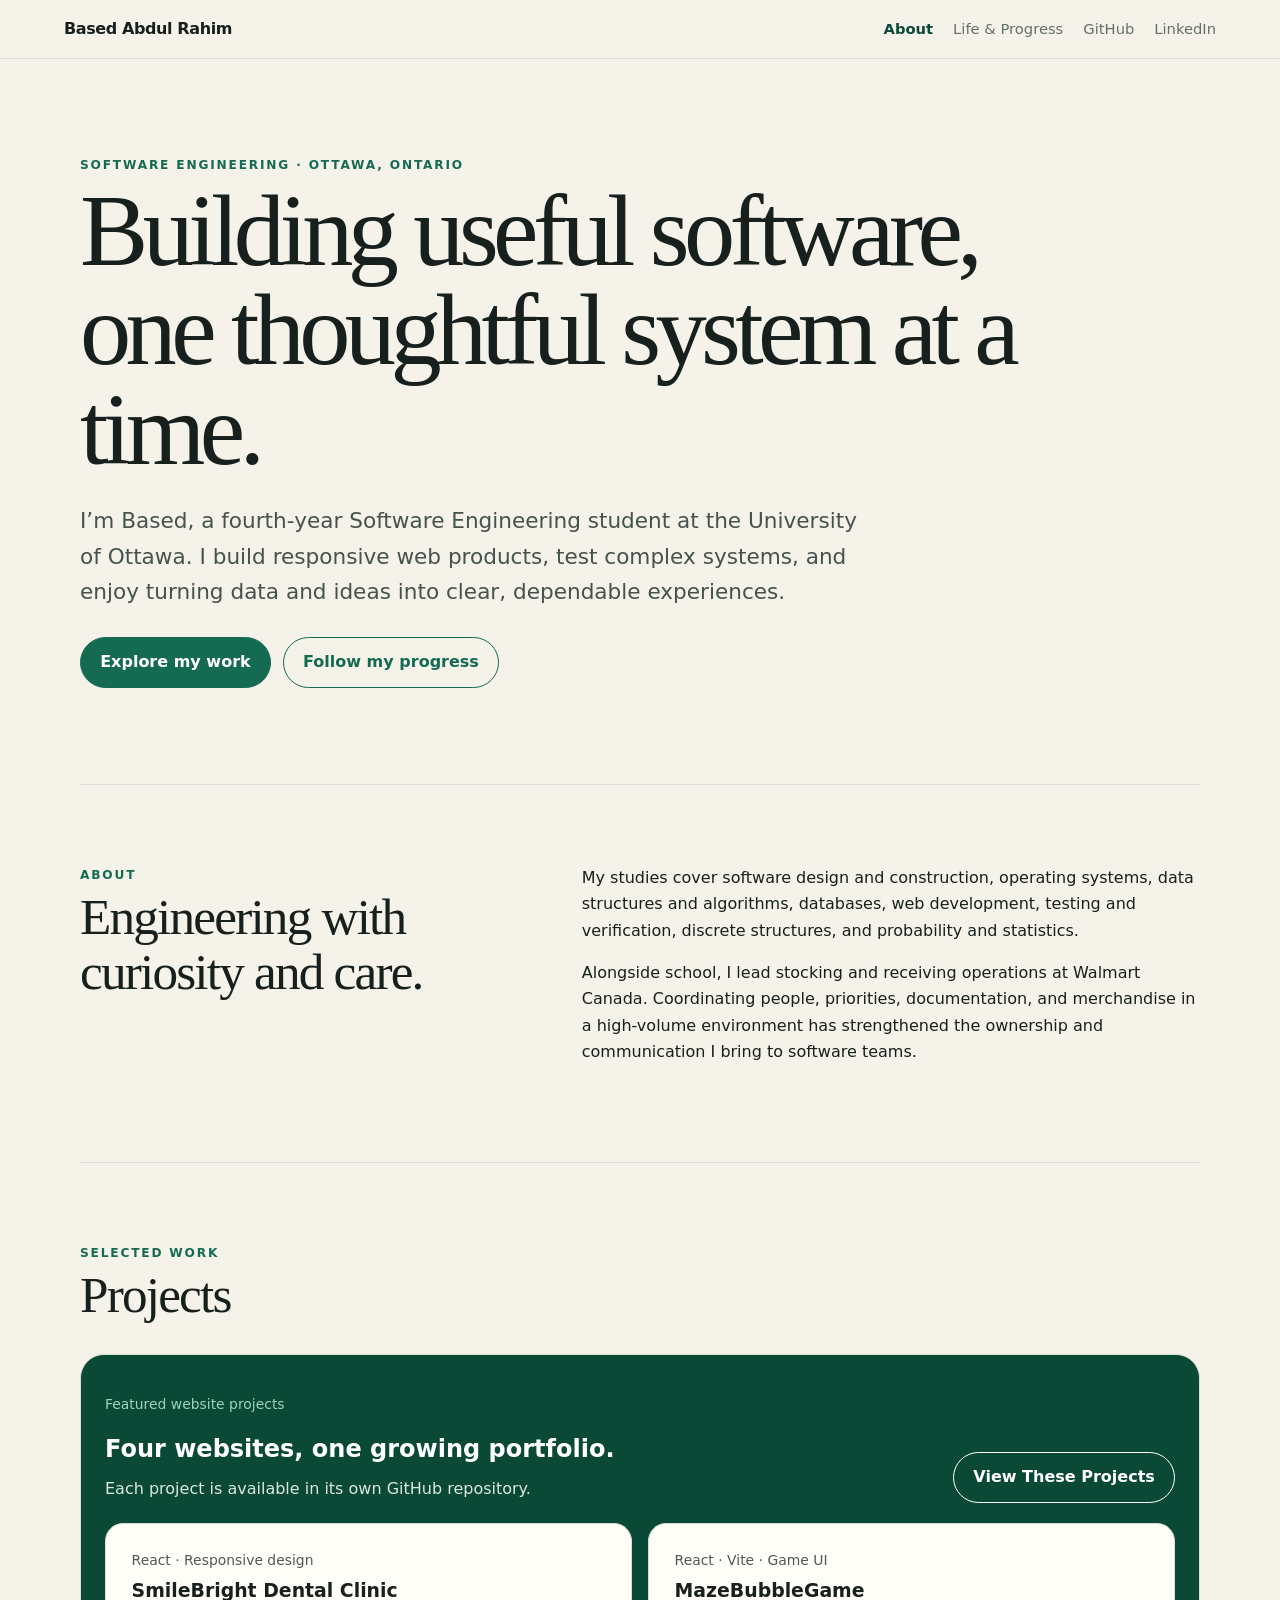
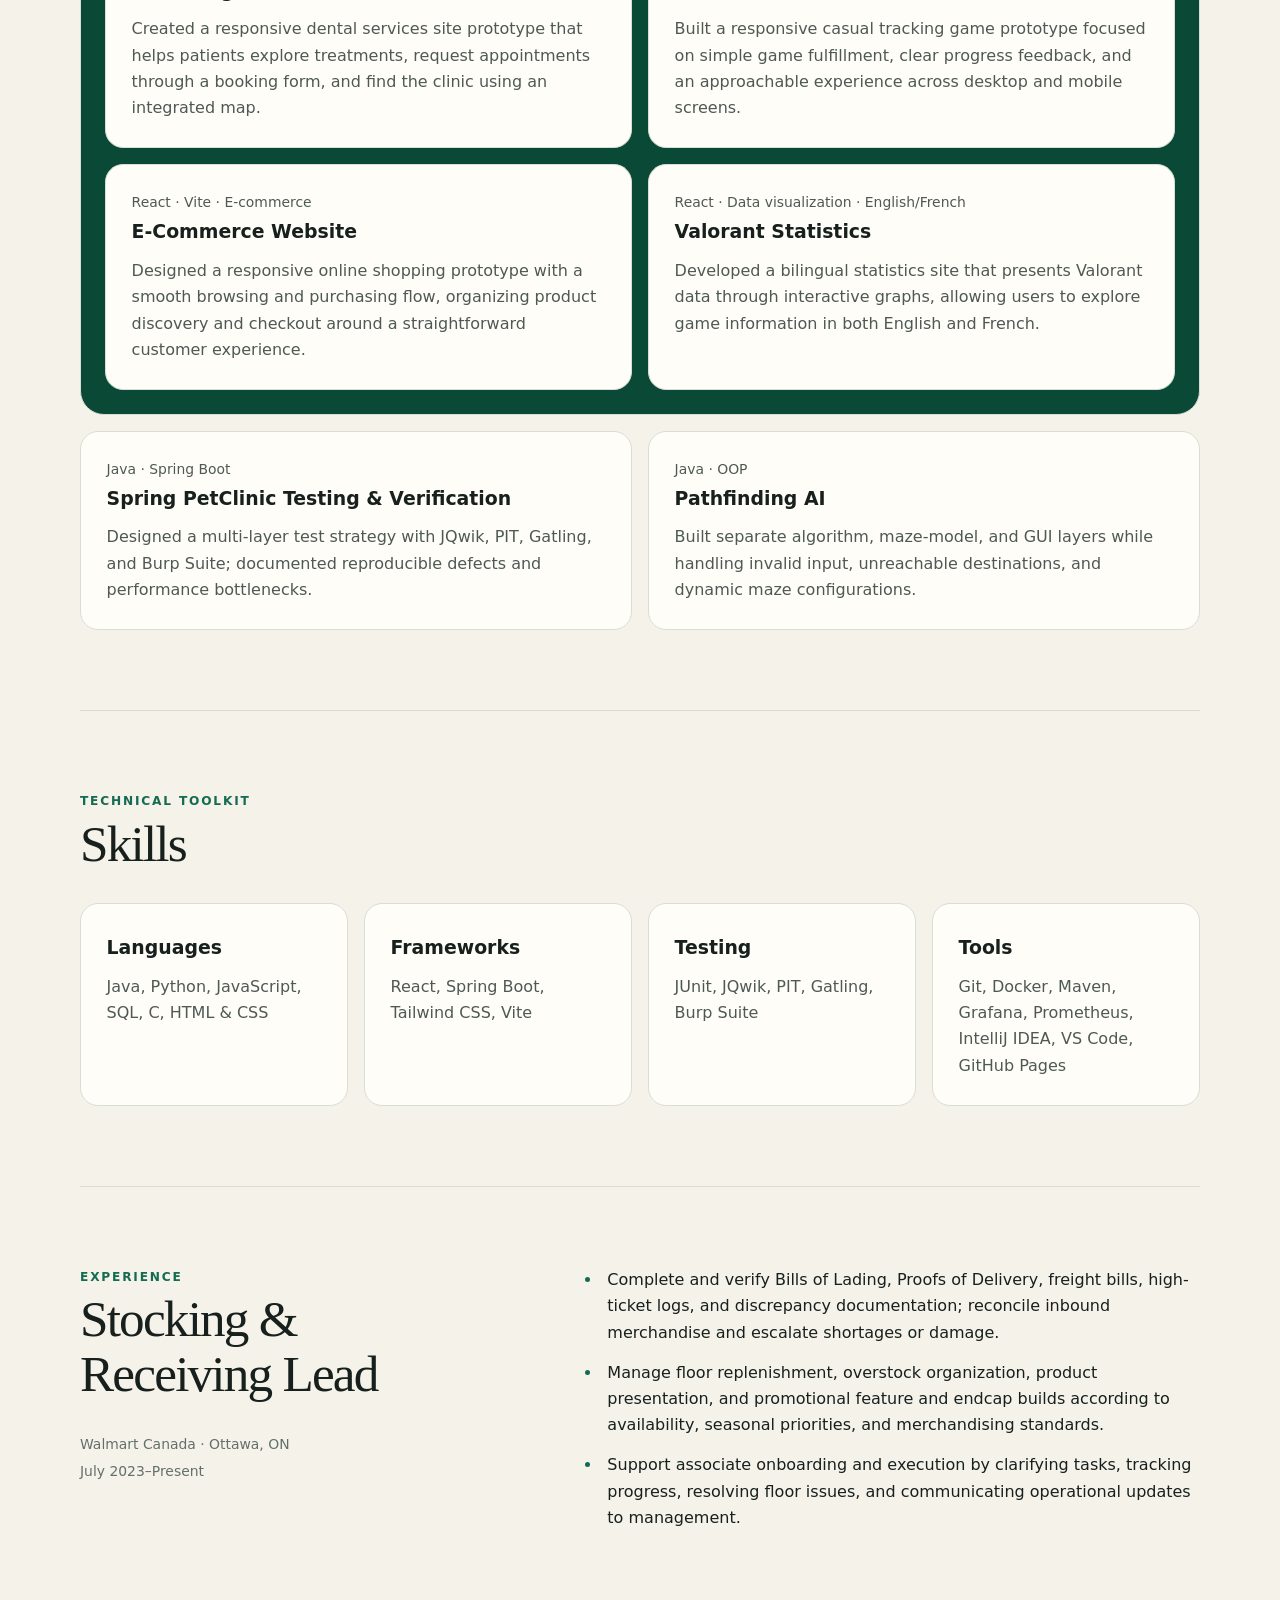
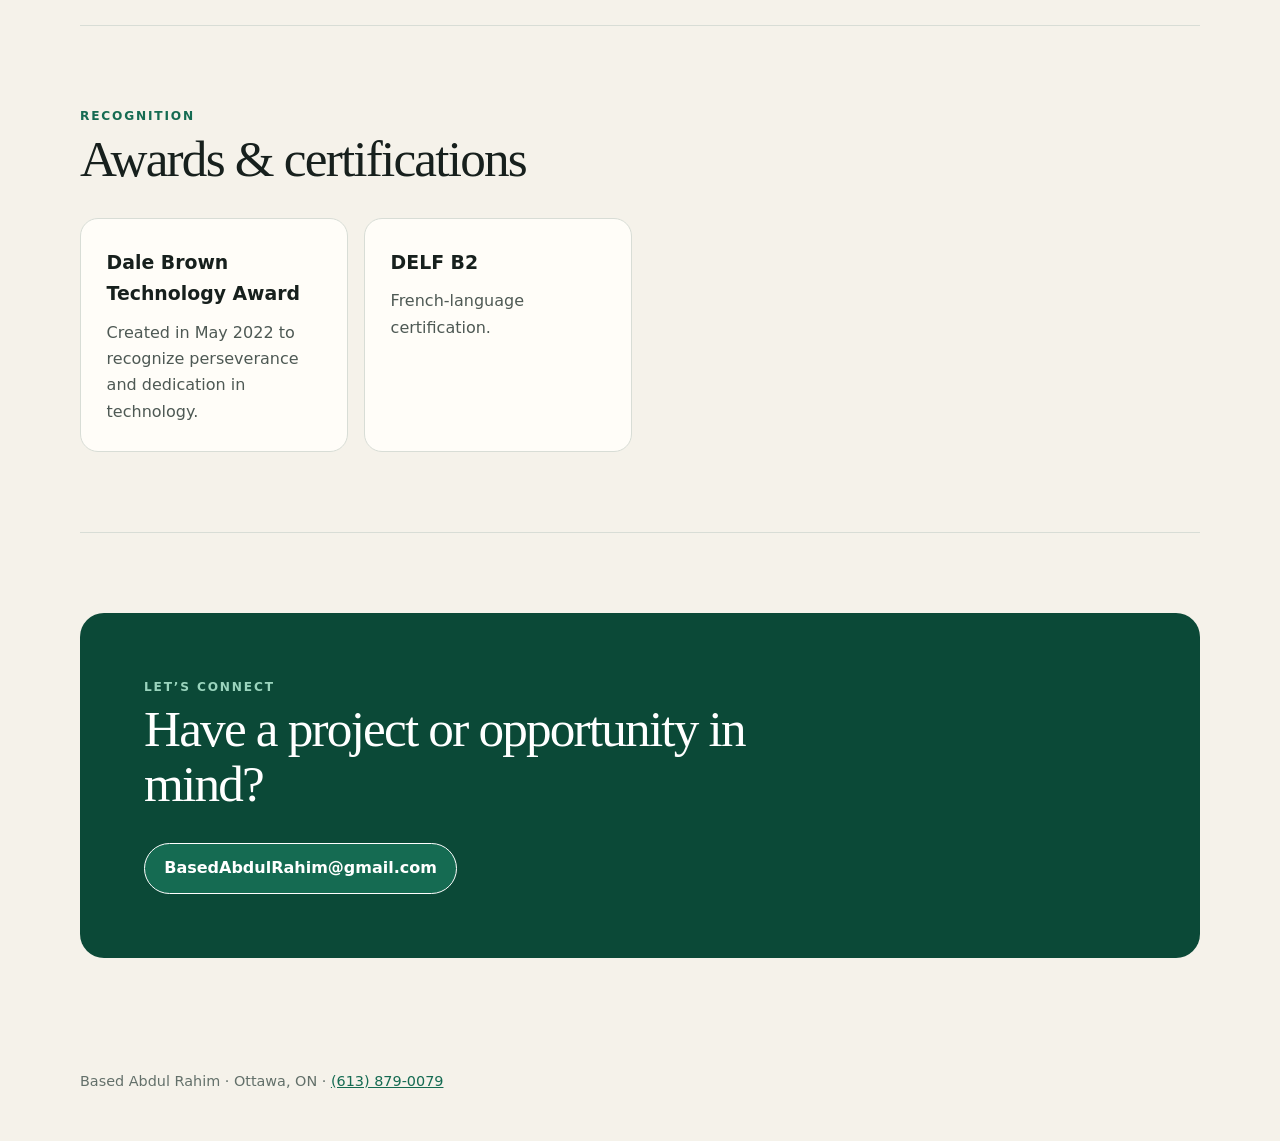
<file: index.html>
<!doctype html>
<html lang="en">
<head>
  <meta charset="utf-8">
  <meta http-equiv="refresh" content="0; url=AboutMe.html">
  <meta name="viewport" content="width=device-width, initial-scale=1">
  <title>Based Abdul Rahim | Software Engineer</title>
</head>
<body>
  <p>Opening <a href="AboutMe.html">Based Abdul Rahim's portfolio</a>...</p>
</body>
</html>
</file>
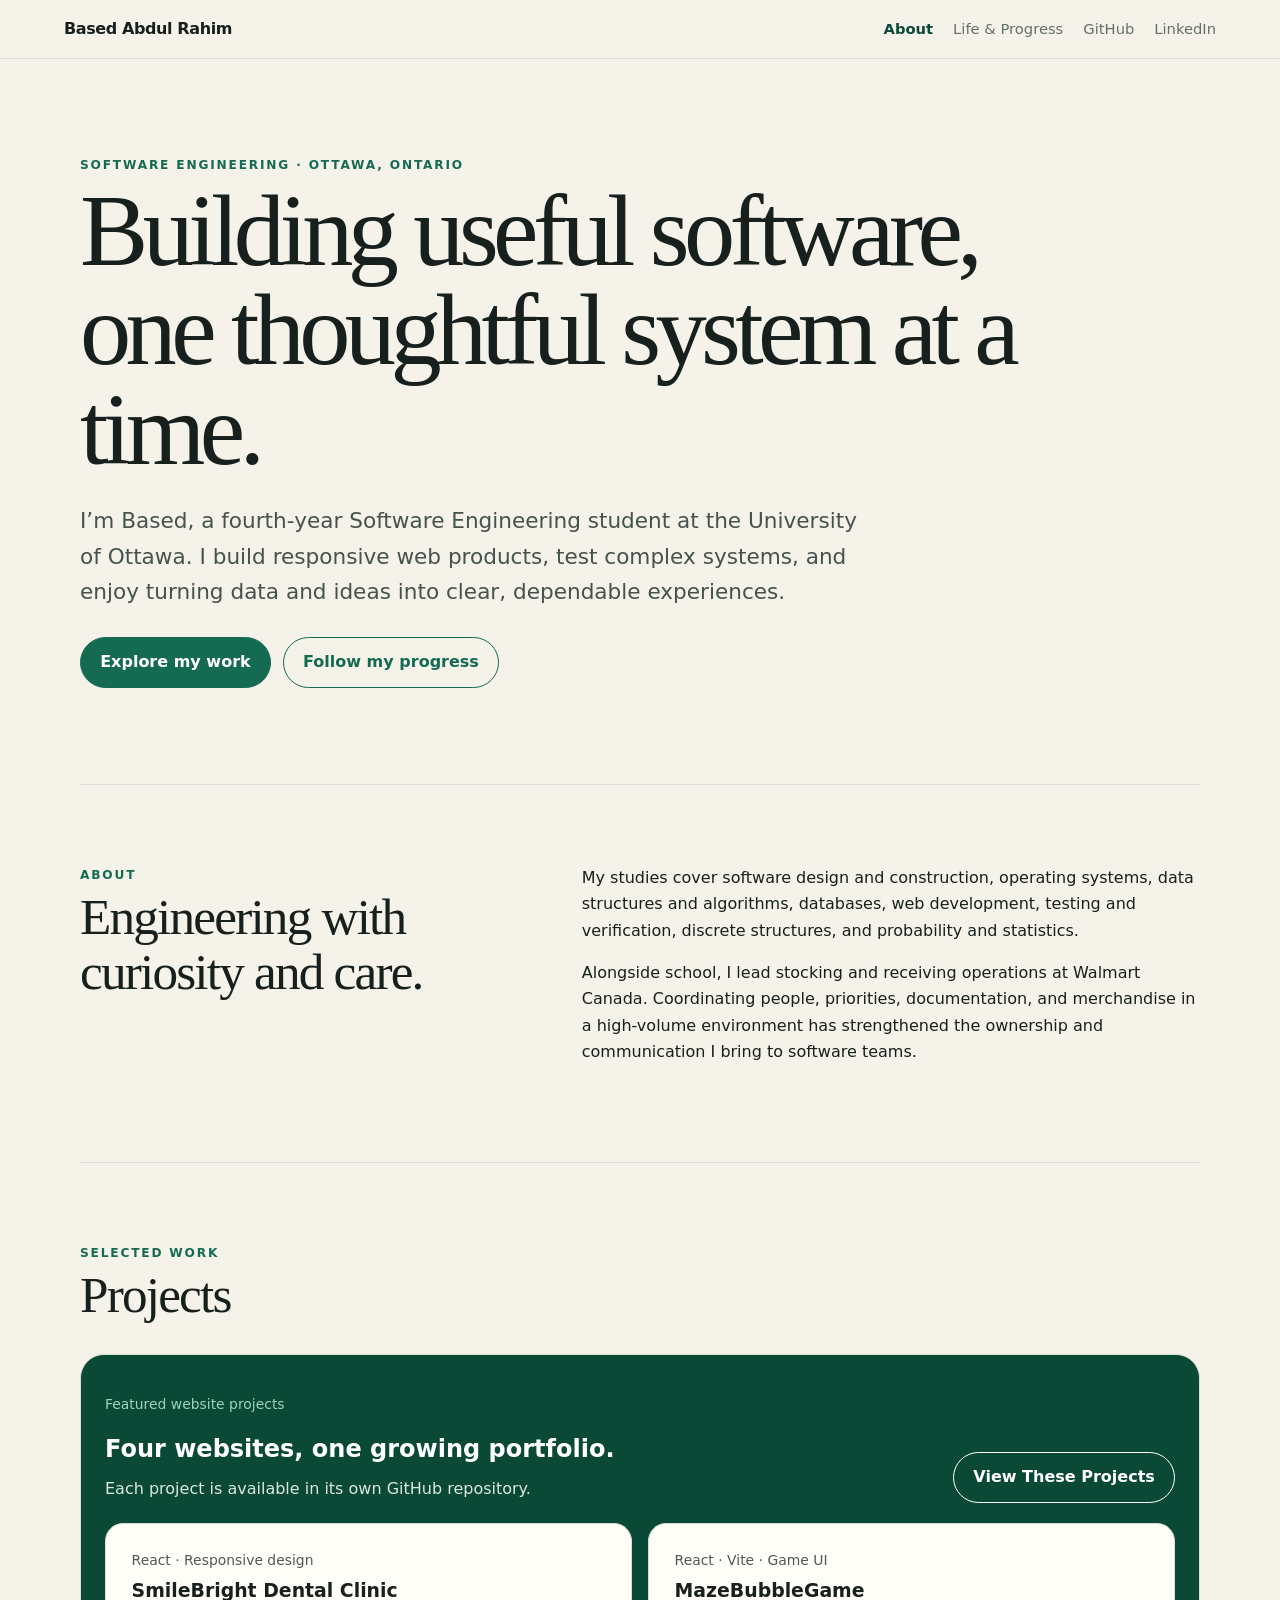
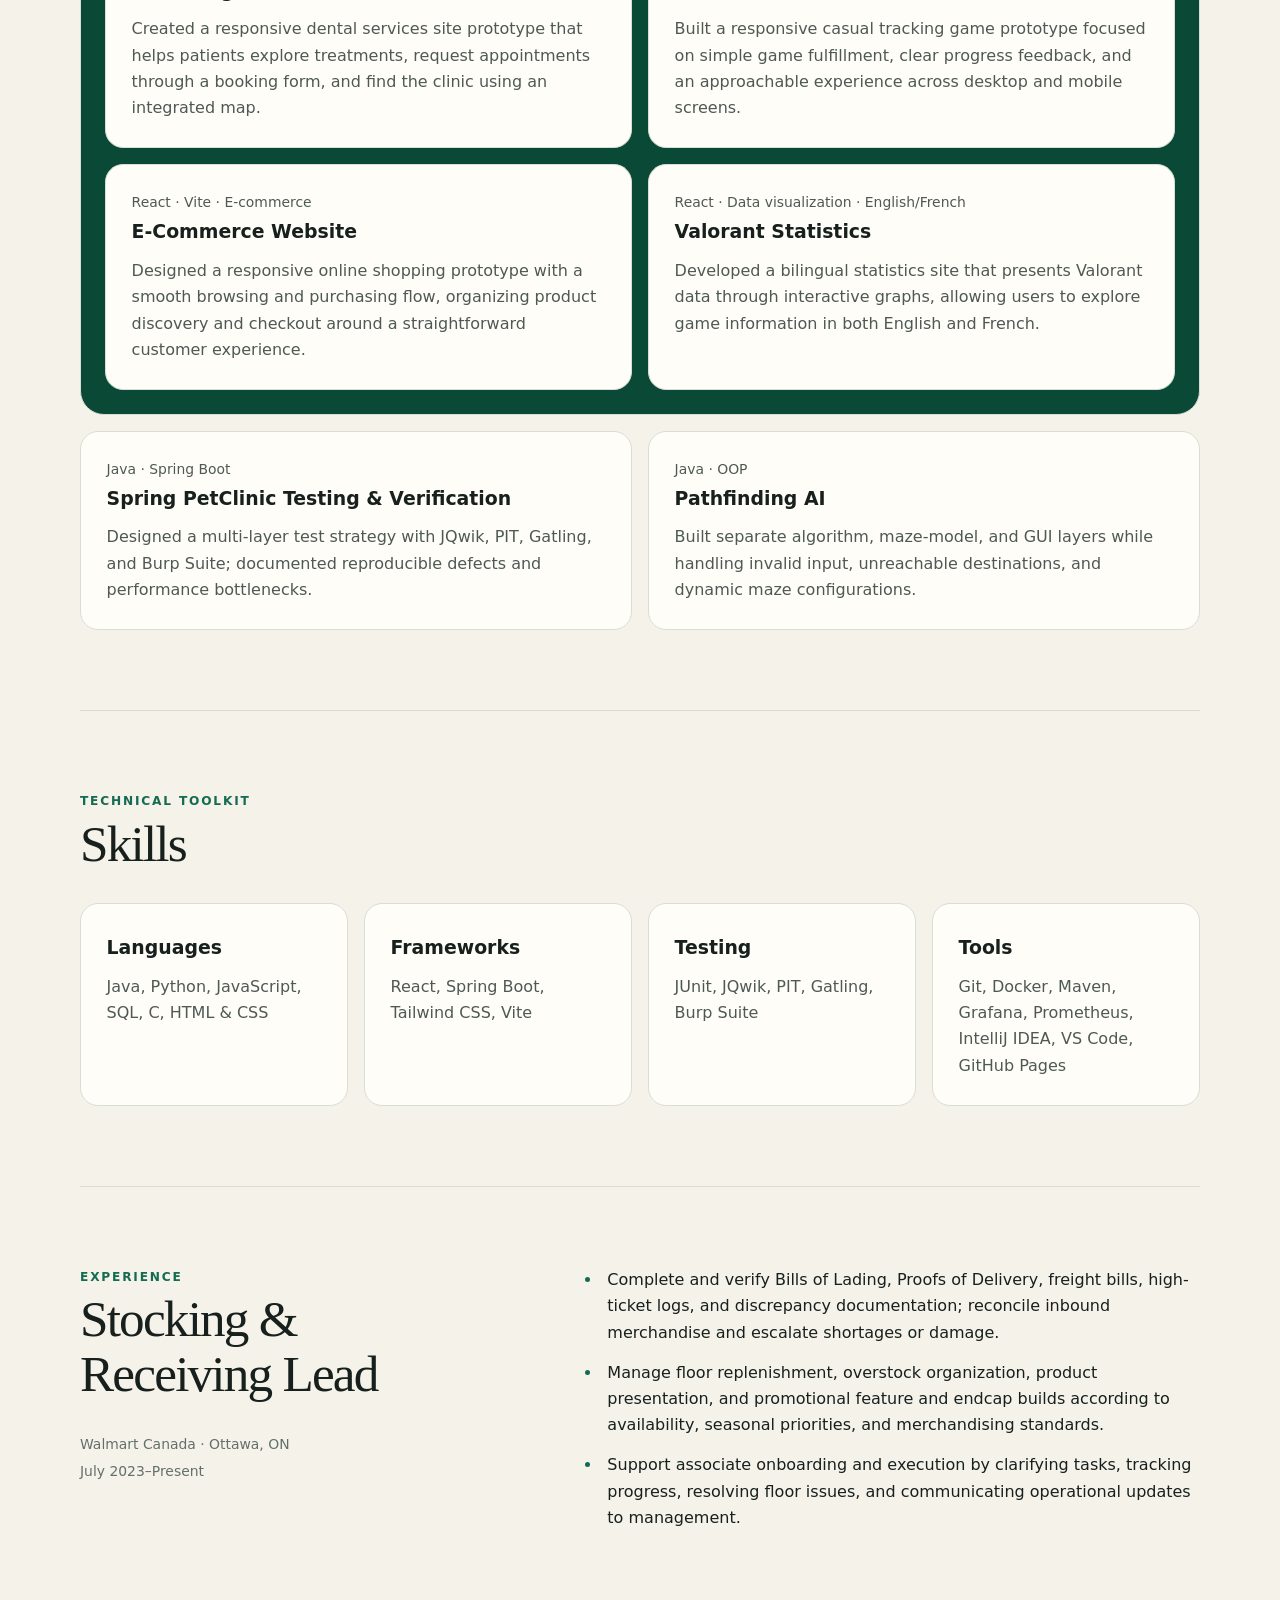
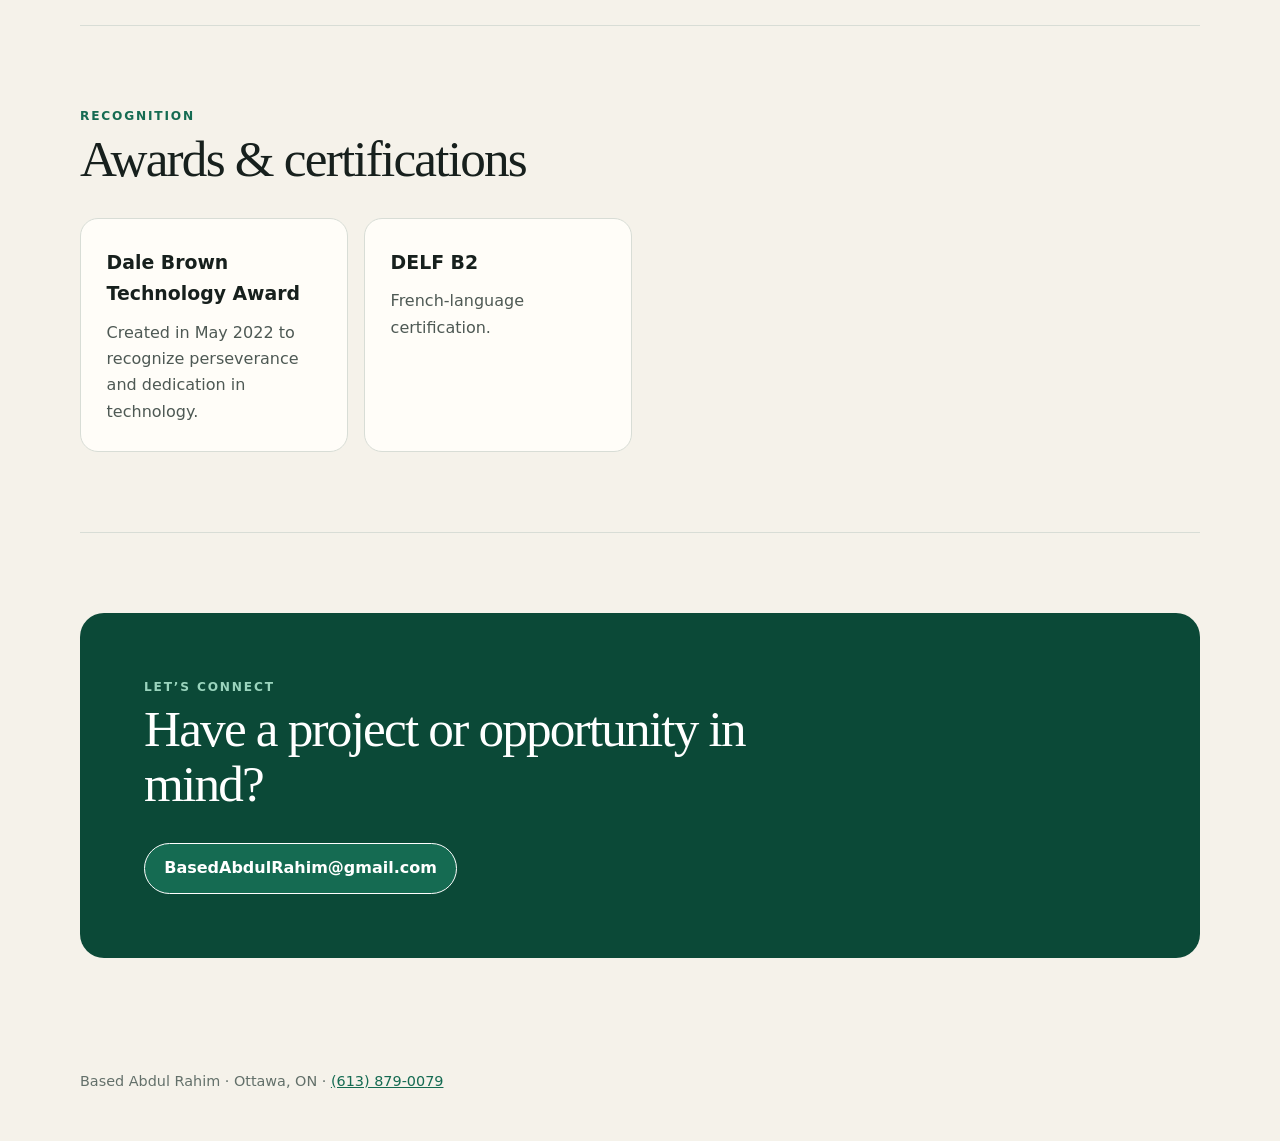
<file: AboutMe.html>
<!doctype html>
<html lang="en">
<head>
  <meta charset="utf-8"><meta name="viewport" content="width=device-width,initial-scale=1">
  <meta name="description" content="Based Abdul Rahim — software engineering student and developer in Ottawa.">
  <title>Based Abdul Rahim | Software Engineer</title><link rel="stylesheet" href="styles.css">
</head>
<body>
  <header class="nav"><a class="brand" href="AboutMe.html">Based Abdul Rahim</a><nav><a class="active" href="AboutMe.html">About</a><a href="LifeAndProgress.html">Life &amp; Progress</a><a href="https://github.com/BasedAbdulRahim" target="_blank" rel="noopener">GitHub</a><a href="https://www.linkedin.com/in/abdul-based-abdul-rahim" target="_blank" rel="noopener">LinkedIn</a></nav></header>
  <main>
    <section class="hero"><p class="kicker">Software engineering · Ottawa, Ontario</p><h1>Building useful software, one thoughtful system at a time.</h1><p class="lead">I’m Based, a fourth-year Software Engineering student at the University of Ottawa. I build responsive web products, test complex systems, and enjoy turning data and ideas into clear, dependable experiences.</p><div class="actions"><a class="button fill" href="#work">Explore my work</a><a class="button" href="LifeAndProgress.html">Follow my progress</a></div></section>
    <section class="section split"><div><p class="kicker">About</p><h2>Engineering with curiosity and care.</h2></div><div><p>My studies cover software design and construction, operating systems, data structures and algorithms, databases, web development, testing and verification, discrete structures, and probability and statistics.</p><p>Alongside school, I lead stocking and receiving operations at Walmart Canada. Coordinating people, priorities, documentation, and merchandise in a high-volume environment has strengthened the ownership and communication I bring to software teams.</p></div></section>
    <section class="section" id="work"><p class="kicker">Selected work</p><h2>Projects</h2>
      <div class="project-group">
        <div class="project-group-header">
          <div>
            <p class="meta">Featured website projects</p>
            <h3>Four websites, one growing portfolio.</h3>
            <p>Each project is available in its own GitHub repository.</p>
          </div>
          <a class="button" href="https://basedabdulrahim.github.io/SEG3125_Portfolio/" target="_blank" rel="noopener">View These Projects</a>
        </div>
        <div class="project-grid">
          <article class="card"><p class="meta">React · Responsive design</p><h3>SmileBright Dental Clinic</h3><p>Created a responsive dental services site prototype that helps patients explore treatments, request appointments through a booking form, and find the clinic using an integrated map.</p></article>
          <article class="card"><p class="meta">React · Vite · Game UI</p><h3>MazeBubbleGame</h3><p>Built a responsive casual tracking game prototype focused on simple game fulfillment, clear progress feedback, and an approachable experience across desktop and mobile screens.</p></article>
          <article class="card"><p class="meta">React · Vite · E-commerce</p><h3>E-Commerce Website</h3><p>Designed a responsive online shopping prototype with a smooth browsing and purchasing flow, organizing product discovery and checkout around a straightforward customer experience.</p></article>
          <article class="card"><p class="meta">React · Data visualization · English/French</p><h3>Valorant Statistics</h3><p>Developed a bilingual statistics site that presents Valorant data through interactive graphs, allowing users to explore game information in both English and French.</p></article>
        </div>
      </div>
      <div class="project-grid additional-projects">
        <article class="card"><p class="meta">Java · Spring Boot</p><h3>Spring PetClinic Testing &amp; Verification</h3><p>Designed a multi-layer test strategy with JQwik, PIT, Gatling, and Burp Suite; documented reproducible defects and performance bottlenecks.</p></article>
        <article class="card"><p class="meta">Java · OOP</p><h3>Pathfinding AI</h3><p>Built separate algorithm, maze-model, and GUI layers while handling invalid input, unreachable destinations, and dynamic maze configurations.</p></article>
      </div>
    </section>
    <section class="section"><p class="kicker">Technical toolkit</p><h2>Skills</h2><div class="skill-grid"><article><h3>Languages</h3><p>Java, Python, JavaScript, SQL, C, HTML &amp; CSS</p></article><article><h3>Frameworks</h3><p>React, Spring Boot, Tailwind CSS, Vite</p></article><article><h3>Testing</h3><p>JUnit, JQwik, PIT, Gatling, Burp Suite</p></article><article><h3>Tools</h3><p>Git, Docker, Maven, Grafana, Prometheus, IntelliJ IDEA, VS Code, GitHub Pages</p></article></div></section>
    <section class="section split experience-section">
      <div>
        <p class="kicker">Experience</p>
        <h2>Stocking &amp; Receiving Lead</h2>
        <p class="meta">Walmart Canada · Ottawa, ON</p>
        <p class="meta">July 2023–Present</p>
      </div>
      <div>
        <ul class="resume-list">
          <li>Complete and verify Bills of Lading, Proofs of Delivery, freight bills, high-ticket logs, and discrepancy documentation; reconcile inbound merchandise and escalate shortages or damage.</li>
          <li>Manage floor replenishment, overstock organization, product presentation, and promotional feature and endcap builds according to availability, seasonal priorities, and merchandising standards.</li>
          <li>Support associate onboarding and execution by clarifying tasks, tracking progress, resolving floor issues, and communicating operational updates to management.</li>
        </ul>
      </div>
    </section>
    <section class="section"><p class="kicker">Recognition</p><h2>Awards &amp; certifications</h2><div class="skill-grid"><article><h3>Dale Brown Technology Award</h3><p>Created in May 2022 to recognize perseverance and dedication in technology.</p></article><article><h3>DELF B2</h3><p>French-language certification.</p></article></div></section>
    <section class="cta"><p class="kicker">Let’s connect</p><h2>Have a project or opportunity in mind?</h2><a class="button fill" href="mailto:BasedAbdulRahim@gmail.com">BasedAbdulRahim@gmail.com</a></section>
  </main>
  <footer>Based Abdul Rahim · Ottawa, ON · <a href="tel:+16138790079">(613) 879-0079</a></footer>
</body></html>
</file>
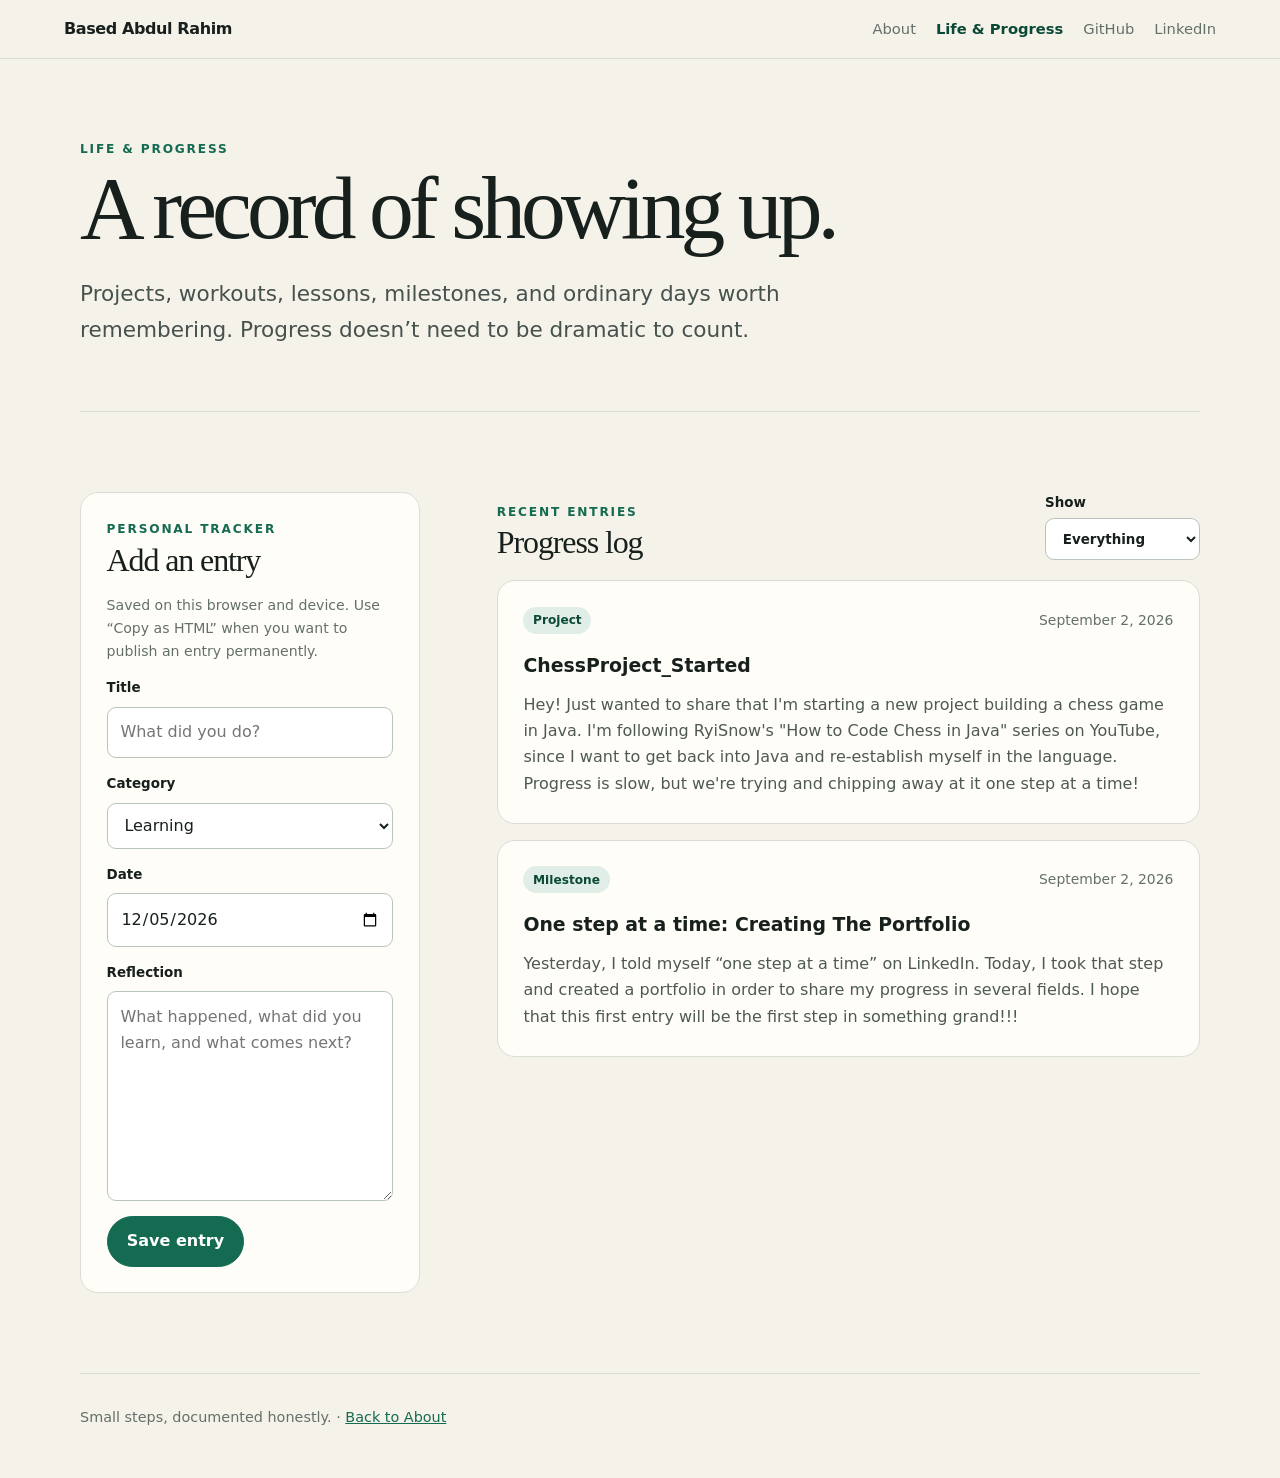
<file: LifeAndProgress.html>
<!doctype html>
<html lang="en">
<head>
  <meta charset="utf-8">
  <meta name="viewport" content="width=device-width, initial-scale=1">
  <meta name="description" content="Based Abdul Rahim's projects, learning, fitness, milestones, and daily progress.">
  <title>Life &amp; Progress | Based Abdul Rahim</title>
  <link rel="stylesheet" href="styles.css">
</head>
<body>
  <header class="nav">
    <a class="brand" href="AboutMe.html">Based Abdul Rahim</a>
    <nav>
      <a href="AboutMe.html">About</a>
      <a class="active" href="LifeAndProgress.html">Life &amp; Progress</a>
      <a href="https://github.com/BasedAbdulRahim" target="_blank" rel="noopener">GitHub</a>
      <a href="https://www.linkedin.com/in/abdul-based-abdul-rahim" target="_blank" rel="noopener">LinkedIn</a>
    </nav>
  </header>

  <main>
    <section class="hero short">
      <p class="kicker">Life &amp; Progress</p>
      <h1>A record of showing up.</h1>
      <p class="lead">Projects, workouts, lessons, milestones, and ordinary days worth remembering. Progress doesn’t need to be dramatic to count.</p>
    </section>

    <section class="section journal-layout">
      <aside class="composer">
        <p class="kicker">Personal tracker</p>
        <h2>Add an entry</h2>
        <p class="note">Saved on this browser and device. Use “Copy as HTML” when you want to publish an entry permanently.</p>

        <form id="entry-form">
          <label for="title">Title</label>
          <input id="title" name="title" maxlength="80" required placeholder="What did you do?">

          <label for="category">Category</label>
          <select id="category" name="category">
            <option>Learning</option>
            <option>Project</option>
            <option>Fitness</option>
            <option>Milestone</option>
            <option>Daily life</option>
          </select>

          <label for="date">Date</label>
          <input id="date" name="date" type="date" required>

          <label for="body">Reflection</label>
          <textarea id="body" name="body" rows="7" maxlength="1200" required placeholder="What happened, what did you learn, and what comes next?"></textarea>

          <button class="button fill" type="submit">Save entry</button>
        </form>
      </aside>

      <div class="journal">
        <div class="journal-head">
          <div>
            <p class="kicker">Recent entries</p>
            <h2>Progress log</h2>
          </div>

          <label class="filter" for="filter">
            Show
            <select id="filter">
              <option value="all">Everything</option>
              <option>Learning</option>
              <option>Project</option>
              <option>Fitness</option>
              <option>Milestone</option>
              <option>Daily life</option>
            </select>
          </label>
        </div>

        <div id="entries" class="entries" aria-live="polite">
          

          <article class="entry static-entry" data-static-entry data-category="Project">
            <div class="entry-top">
              <span class="tag">Project</span>
              <time datetime="2026-09-02">September 2, 2026</time>
            </div>
            <h3>ChessProject_Started</h3>
            <p>Hey! Just wanted to share that I&#39;m starting a new project building a chess game in Java. I&#39;m following RyiSnow&#39;s &quot;How to Code Chess in Java&quot; series on YouTube, since I want to get back into Java and re-establish myself in the language. Progress is slow, but we&#39;re trying and chipping away at it one step at a time!</p>
          </article>
		
          <article class="entry static-entry" data-static-entry data-category="Milestone">
            <div class="entry-top">
              <span class="tag">Milestone</span>
              <time datetime="2026-09-02">September 2, 2026</time>
            </div>
            <h3>One step at a time: Creating The Portfolio</h3>
            <p>Yesterday, I told myself “one step at a time” on LinkedIn. Today, I took that step and created a portfolio in order to share my progress in several fields. I hope that this first entry will be the first step in something grand!!!</p>
          </article>
        </div>
      </div>
    </section>
  </main>

  <footer>
    Small steps, documented honestly. · <a href="AboutMe.html">Back to About</a>
  </footer>

  <script src="progress.js"></script>
</body>
</html>
</file>
<file: styles.css>
/* ---------- Theme ---------- */
:root {
  --ink:#17201d;
  --muted:#63706a;
  --paper:#f5f2ea;
  --card:#fffdf8;
  --green:#156b52;
  --dark:#0b4937;
  --line:#d8ddd6;
  --gold:#e5b458
}
/* ---------- Base and typography ---------- */
* {
  box-sizing:border-box
}
html {
  scroll-behavior:smooth
}
body {
  margin:0;
  color:var(--ink);
  background:var(--paper);
  font:16px/1.65 Inter,
  ui-sans-serif,
  system-ui,
  -apple-system,
  "Segoe UI",
  sans-serif
}
a {
  color:inherit
}
/* ---------- Navigation ---------- */
.nav {
  position:sticky;
  top:0;
  z-index:5;
  display:flex;
  justify-content:space-between;
  align-items:center;
  gap:2rem;
  padding:1rem clamp(1.25rem,
  5vw,
  5rem);
  background:#f5f2eaf2;
  border-bottom:1px solid var(--line);
  backdrop-filter:blur(12px)
}
.brand {
  font-weight:850;
  letter-spacing:-.025em;
  text-decoration:none
}
.nav nav {
  display:flex;
  flex-wrap:wrap;
  gap:.4rem 1.25rem
}
.nav nav a {
  color:var(--muted);
  font-size:.92rem;
  text-decoration:none
}
.nav nav a:hover,
.nav nav .active {
  color:var(--dark)
}
.nav nav .active {
  font-weight:750
}
/* ---------- Page layout ---------- */
main,
footer {
  width:min(1120px,
  calc(100% - 2.5rem));
  margin:auto
}
/* ---------- Hero ---------- */
.hero {
  min-height:68vh;
  display:flex;
  flex-direction:column;
  justify-content:center;
  padding:6rem 0;
  border-bottom:1px solid var(--line)
}
.hero.short {
  min-height:auto;
  padding:5rem 0 4rem
}
.hero h1 {
  max-width:960px;
  margin:.35rem 0 1.5rem;
  font:500 clamp(3rem,
  8vw,
  6.7rem)/.97 Georgia,
  serif;
  letter-spacing:-.055em
}
.hero.short h1 {
  font-size:clamp(3rem,
  7vw,
  5.6rem)
}
.lead {
  max-width:780px;
  margin:0;
  color:#46524d;
  font-size:clamp(1.08rem,
  2vw,
  1.35rem)
}
.kicker {
  margin:0;
  color:var(--green);
  font-size:.76rem;
  font-weight:850;
  letter-spacing:.15em;
  text-transform:uppercase
}
.actions {
  display:flex;
  flex-wrap:wrap;
  gap:.75rem;
  margin-top:1.7rem
}
.button {
  display:inline-block;
  width:max-content;
  padding:.7rem 1.2rem;
  color:var(--green);
  background:transparent;
  border:1px solid var(--green);
  border-radius:999px;
  font:inherit;
  font-weight:750;
  text-decoration:none;
  cursor:pointer
}
.button.fill {
  color:white;
  background:var(--green)
}
.button.fill:hover {
  background:var(--dark)
}
/* ---------- Content sections ---------- */
.section {
  padding:5rem 0;
  border-bottom:1px solid var(--line)
}
.section h2,
.cta h2 {
  margin:.35rem 0 2rem;
  font:500 clamp(2rem,
  4vw,
  3.3rem)/1.06 Georgia,
  serif;
  letter-spacing:-.035em
}
.split {
  display:grid;
  grid-template-columns:minmax(240px,
  .8fr) 1.2fr;
  gap:clamp(2rem,
  7vw,
  7rem)
}
.split p:first-child {
  margin-top:0
}
.experience-section .meta {
  margin:0.25rem 0
}
.resume-list {
  margin:0;
  padding-left:1.25rem
}
.resume-list li {
  margin-bottom:0.85rem;
  padding-left:0.35rem
}
.resume-list li::marker {
  color:var(--green)
}
/* ---------- Projects and cards ---------- */
.project-grid {
  display:grid;
  grid-template-columns:repeat(2,
  1fr);
  gap:1rem
}
.project-group {
  padding:1.5rem;
  color:white;
  background:var(--dark);
  border:1px solid var(--line);
  border-radius:24px
}
.project-group-header {
  display:flex;
  justify-content:space-between;
  align-items:end;
  gap:1.5rem;
  margin-bottom:1.25rem
}
.project-group-header h3 {
  margin:.25rem 0 .4rem;
  font-size:1.5rem
}
.project-group-header p:last-child {
  margin:0;
  color:#dbe7e1
}
.project-group-header .meta {
  color:#9ad4bd
}
.project-group-header .button {
  color:white;
  border-color:white
}
.project-group .card {
  color:var(--ink)
}
.additional-projects {
  margin-top:1rem
}
.card,
.skill-grid article,
.composer,
.entry,
.empty {
  padding:1.6rem;
  background:var(--card);
  border:1px solid var(--line);
  border-radius:18px
}
.card.featured {
  grid-column:span 2;
  background:var(--dark);
  color:white
}
.card h3,
.skill-grid h3,
.entry h3,
.empty h3 {
  margin:.15rem 0 .65rem;
  font-size:1.18rem
}
.card p,
.skill-grid p,
.entry p,
.empty p {
  margin:0;
  color:#4e5954
}
.card.featured p {
  color:#dbe7e1
}
.meta,
time {
  color:var(--muted);
  font-size:.87rem
}
/* ---------- Skills ---------- */
.skill-grid {
  display:grid;
  grid-template-columns:repeat(4,
  1fr);
  gap:1rem
}
/* ---------- Contact callout ---------- */
.cta {
  margin:5rem auto;
  padding:4rem clamp(1.5rem,
  5vw,
  4rem);
  color:white;
  background:var(--dark);
  border-radius:24px
}
.cta .kicker {
  color:#9ad4bd
}
.cta .button {
  border-color:white
}
.cta h2 {
  max-width:650px
}
/* ---------- Footer ---------- */
footer {
  padding:2rem 0 3rem;
  color:var(--muted);
  font-size:.9rem
}
footer a {
  color:var(--green)
}
/* ---------- Life and Progress journal ---------- */
.journal-layout {
  display:grid;
  grid-template-columns:340px 1fr;
  gap:clamp(2rem,
  6vw,
  5rem);
  align-items:start
}
.composer {
  position:sticky;
  top:5.5rem
}
.composer h2,
.journal h2 {
  margin:.3rem 0 1rem;
  font-size:2rem
}
.note {
  color:var(--muted);
  font-size:.88rem
}
/* ---------- Forms ---------- */
form {
  display:grid;
  gap:.45rem
}
label {
  font-size:.84rem;
  font-weight:750
}
input,
select,
textarea {
  width:100%;
  margin-bottom:.5rem;
  padding:.72rem .8rem;
  color:var(--ink);
  background:white;
  border:1px solid #b9c4bd;
  border-radius:9px;
  font:inherit
}
textarea {
  resize:vertical
}
input:focus,
select:focus,
textarea:focus {
  outline:3px solid #156b5230;
  border-color:var(--green)
}
/* ---------- Journal entries ---------- */
.journal-head {
  display:flex;
  justify-content:space-between;
  align-items:end;
  gap:1rem;
  margin-bottom:1.25rem
}
.journal-head h2 {
  margin-bottom:0
}
.filter {
  min-width:155px
}
.filter select {
  display:block;
  margin:.25rem 0 0
}
.entries {
  display:grid;
  gap:1rem
}
.entry-top {
  display:flex;
  justify-content:space-between;
  align-items:center;
  gap:1rem;
  margin-bottom:1rem
}
.tag {
  padding:.22rem .6rem;
  color:var(--dark);
  background:#e1eee8;
  border-radius:999px;
  font-size:.76rem;
  font-weight:750
}
.entry-actions {
  display:flex;
  gap:1rem;
  margin-top:1.25rem
}
.entry-actions button {
  padding:0;
  color:var(--green);
  background:none;
  border:0;
  font:inherit;
  font-size:.84rem;
  font-weight:750;
  cursor:pointer
}
.entry-actions button:last-child {
  color:#9c3e34
}
/* ---------- Responsive layout ---------- */
@media (max-width: 800px) {
  .nav {
    position:static;
    display:block
  }
  .nav nav {
    margin-top:.7rem
  }
  .hero {
    min-height:auto;
    padding:4rem 0
  }
  .split,
  .project-grid,
  .skill-grid,
  .journal-layout {
    grid-template-columns:1fr
  }
  .project-group {
    padding:1rem
  }
  .project-group-header {
    display:block
  }
  .project-group-header .button {
    margin-top:1rem
  }
  .card.featured {
    grid-column:auto
  }
  .composer {
    position:static
  }
  .journal-head {
    align-items:start
  }
}
/* ---------- Accessibility ---------- */
@media (prefers-reduced-motion: reduce) {
  html {
    scroll-behavior:auto
  }
}
</file>
